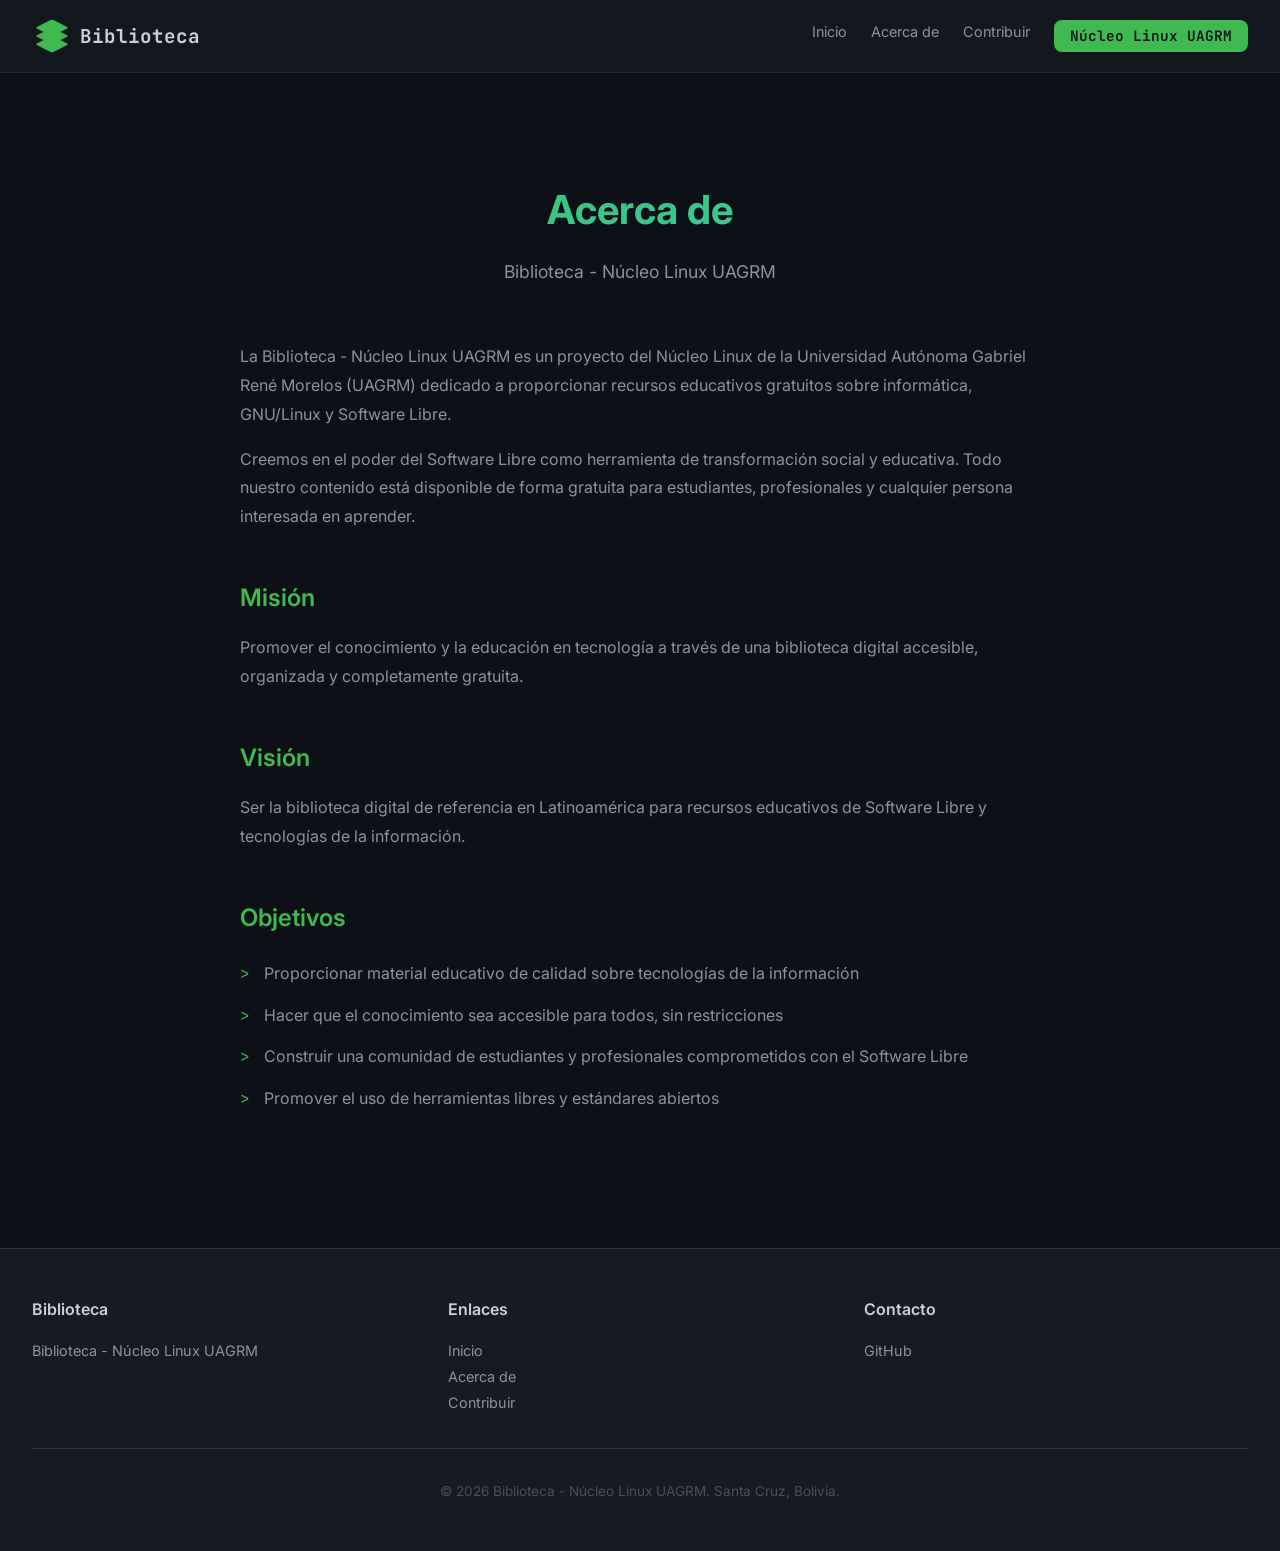
<file: about.html>
<!DOCTYPE html>
<html lang="es">
<head>
    <meta charset="UTF-8">
    <meta name="viewport" content="width=device-width, initial-scale=1.0, viewport-fit=cover">
    <meta name="description" content="Biblioteca - Núcleo Linux UAGRM">
    <link rel="canonical" href="https://biblioteca.nluagrm.org/about.html">
    <title>Acerca de | Biblioteca</title>
    <link rel="stylesheet" href="/css/styles.css?v=1788095445">
    <link rel="preconnect" href="https://fonts.googleapis.com">
    <link rel="preconnect" href="https://fonts.gstatic.com" crossorigin>
	<link rel="icon" href="img/logo.svg">
    <link href="https://fonts.googleapis.com/css2?family=Inter:wght@400;500;600;700&family=JetBrains+Mono:wght@400;500;700&display=swap" rel="stylesheet">
</head>
<body>
    <header class="header">
        <div class="header-content">
            <a href="/" class="logo">
                <svg class="logo-icon" viewBox="0 0 24 24">
					<path
						d="M 11.105573,2.4472136 2.8944272,6.5527864 a 0.5,0.5 90 0 0 0,0.8944272 l 8.2111458,4.1055724 a 2,2 0 0 0 1.788854,0 l 8.211146,-4.1055724 a 0.5,0.5 90 0 0 0,-0.8944272 L 12.894427,2.4472136 a 2,2 0 0 0 -1.788854,0 z M 2.8944272,17.447214 11.105573,21.552786 a 2,2 0 0 0 1.788854,0 l 8.211146,-4.105572 a 0.5,0.5 90 0 0 0,-0.894428 l -8.211146,-4.105572 a 2,2 0 0 0 -1.788854,0 l -8.2111458,4.105572 a 0.5,0.5 90 0 0 0,0.894428 z m 0,-5 8.2111458,4.105572 a 2,2 0 0 0 1.788854,0 l 8.211146,-4.105572 a 0.5,0.5 90 0 0 0,-0.894428 L 12.894427,7.4472136 a 2,2 0 0 0 -1.788854,0 L 2.8944272,11.552786 a 0.5,0.5 90 0 0 0,0.894428 z"
					/>
				</svg>
                <span class="logo-text">Biblioteca</span>
            </a>
            <button class="menu-toggle" aria-label="Abrir menú" onclick="toggleMenu()">
                <svg viewBox="0 0 24 24">
                    <line x1="3" y1="6" x2="21" y2="6"/>
                    <line x1="3" y1="12" x2="21" y2="12"/>
                    <line x1="3" y1="18" x2="21" y2="18"/>
                </svg>
            </button>
            <nav class="nav" id="nav-menu">
                <a href="/">Inicio</a>
                <a href="/about.html">Acerca de</a>
                <a href="/contribuir.html">Contribuir</a>
                <a href="https://nluagrm.org" target="_blank" class="btn-nav-external">Núcleo Linux UAGRM</a>            </nav>
            <div class="nav-overlay" id="nav-overlay" onclick="closeMenu()"></div>
        </div>
    </header>

    <main class="container">
        <section class="hero">
            <h1>Acerca de</h1>
            <p>Biblioteca - Núcleo Linux UAGRM</p>
        </section>

        <section class="about-content">
            <div class="about-section">
                <p>La Biblioteca - Núcleo Linux UAGRM es un proyecto del Núcleo Linux de la Universidad Autónoma Gabriel René Morelos (UAGRM) dedicado a proporcionar recursos educativos gratuitos sobre informática, GNU/Linux y Software Libre.</p>
<p>Creemos en el poder del Software Libre como herramienta de transformación social y educativa. Todo nuestro contenido está disponible de forma gratuita para estudiantes, profesionales y cualquier persona interesada en aprender.</p>
            </div>

            <div class="about-section">
                <h2>Misión</h2>
                <p>Promover el conocimiento y la educación en tecnología a través de una biblioteca digital accesible, organizada y completamente gratuita.</p>
            </div>

            <div class="about-section">
                <h2>Visión</h2>
                <p>Ser la biblioteca digital de referencia en Latinoamérica para recursos educativos de Software Libre y tecnologías de la información.</p>
            </div>

            <div class="about-section">
                <h2>Objetivos</h2>
                <ul>
<li>Proporcionar material educativo de calidad sobre tecnologías de la información</li>
<li>Hacer que el conocimiento sea accesible para todos, sin restricciones</li>
<li>Construir una comunidad de estudiantes y profesionales comprometidos con el Software Libre</li>
<li>Promover el uso de herramientas libres y estándares abiertos</li>                </ul>
            </div>
        </section>
    </main>

    <footer class="footer">
        <div class="footer-content">
            <div class="footer-section">
                <h3>Biblioteca</h3>
                <p>Biblioteca - Núcleo Linux UAGRM</p>
            </div>
            <div class="footer-section">
                <h3>Enlaces</h3>
                <a href="/">Inicio</a><br>
                <a href="/about.html">Acerca de</a><br>
                <a href="/contribuir.html">Contribuir</a><br>            </div>
            <div class="footer-section">
                <h3>Contacto</h3>

                <a href="https://github.com/nlbol" target="_blank">GitHub</a>
            </div>
        </div>
        <div class="footer-bottom">
            <p>&copy; 2026 Biblioteca - Núcleo Linux UAGRM. Santa Cruz, Bolivia.</p>
        </div>
    </footer>

    <script src="/js/app.js?v=1788095445" data-cfasync="false"></script>
</body>
</html>
</file>
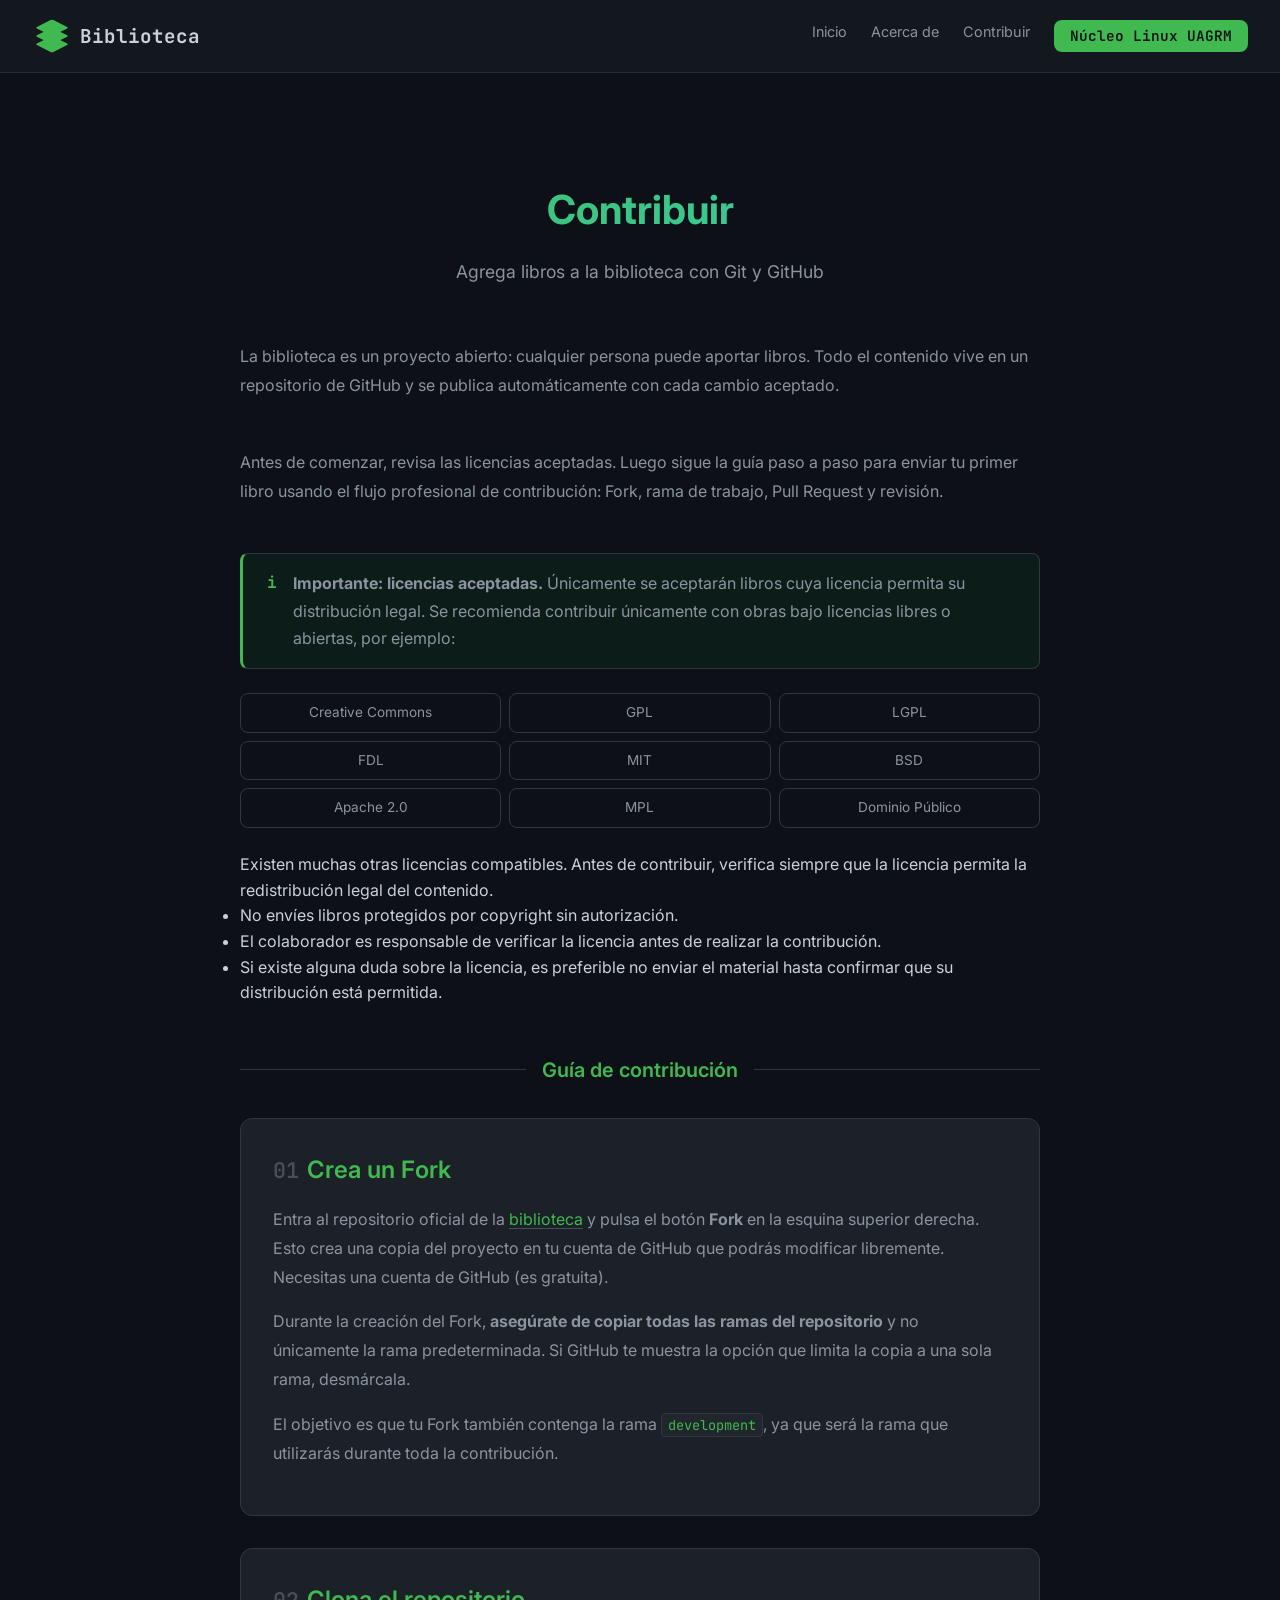
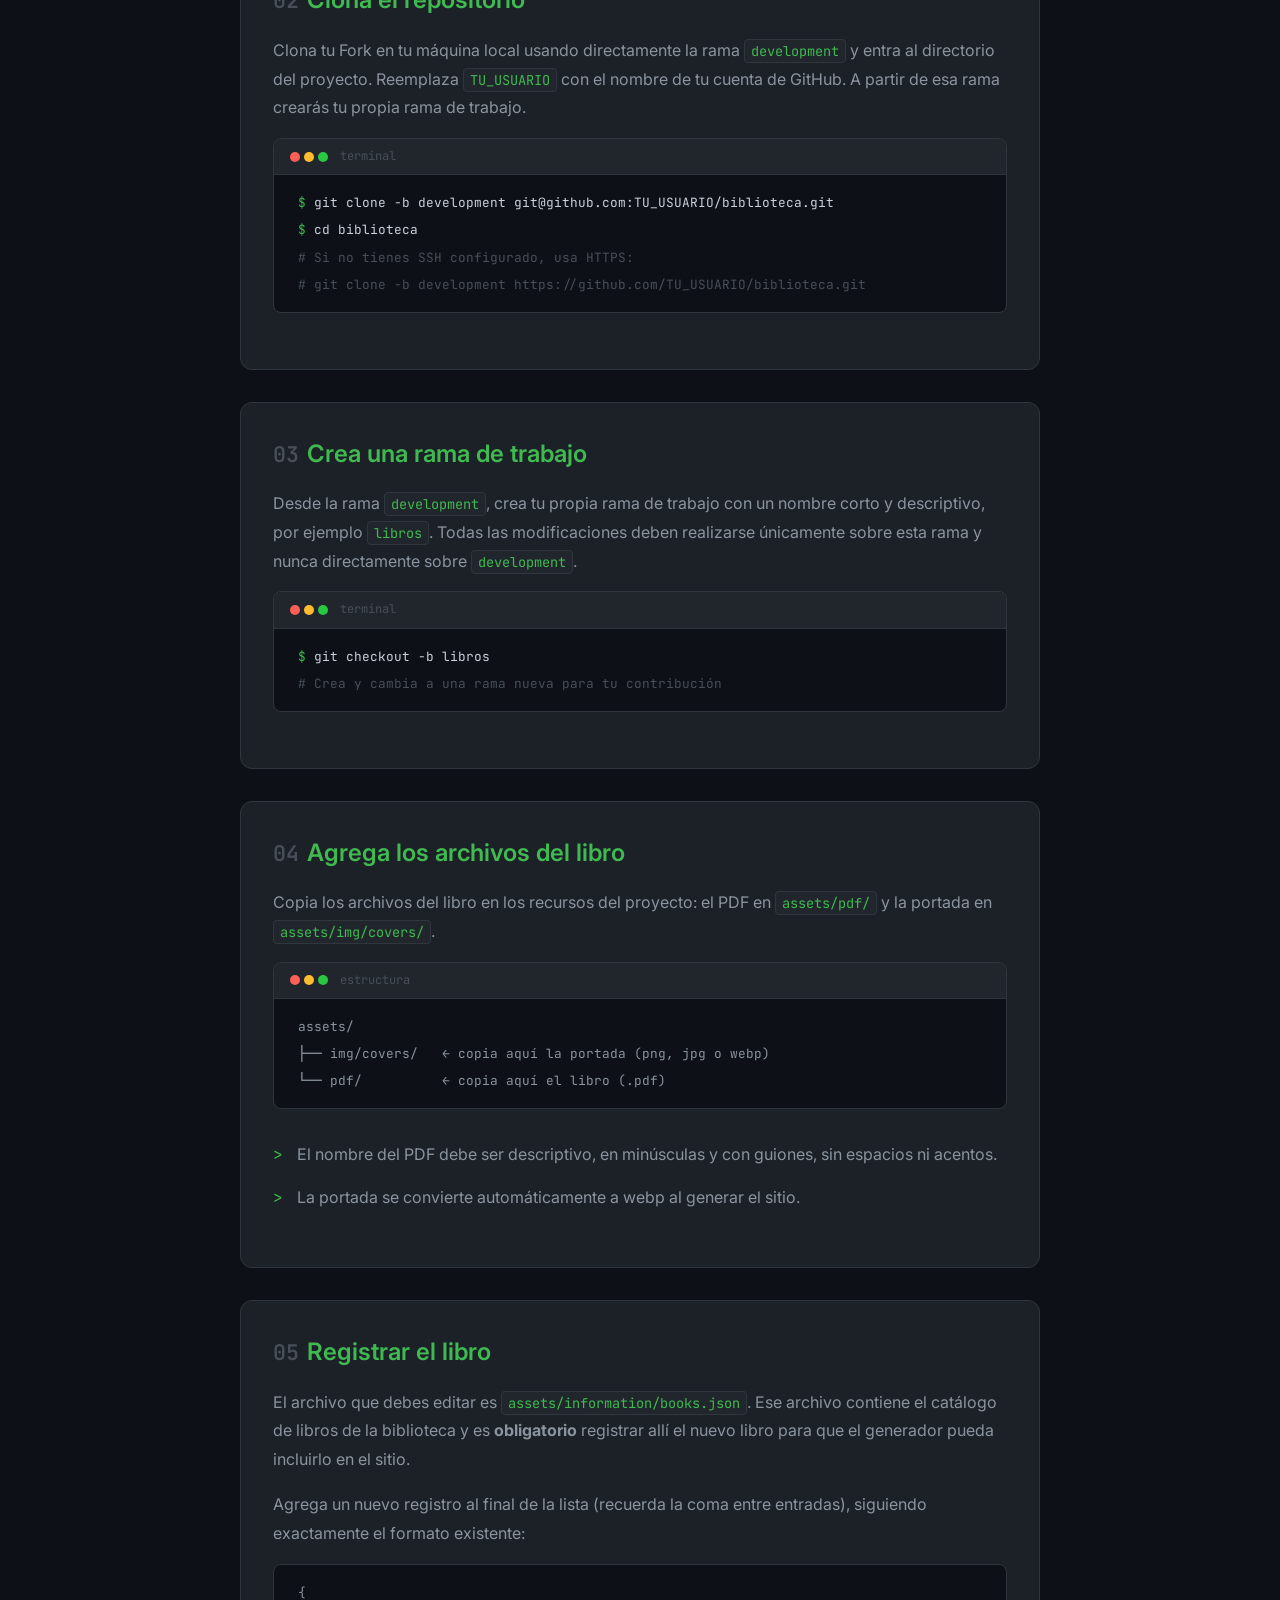
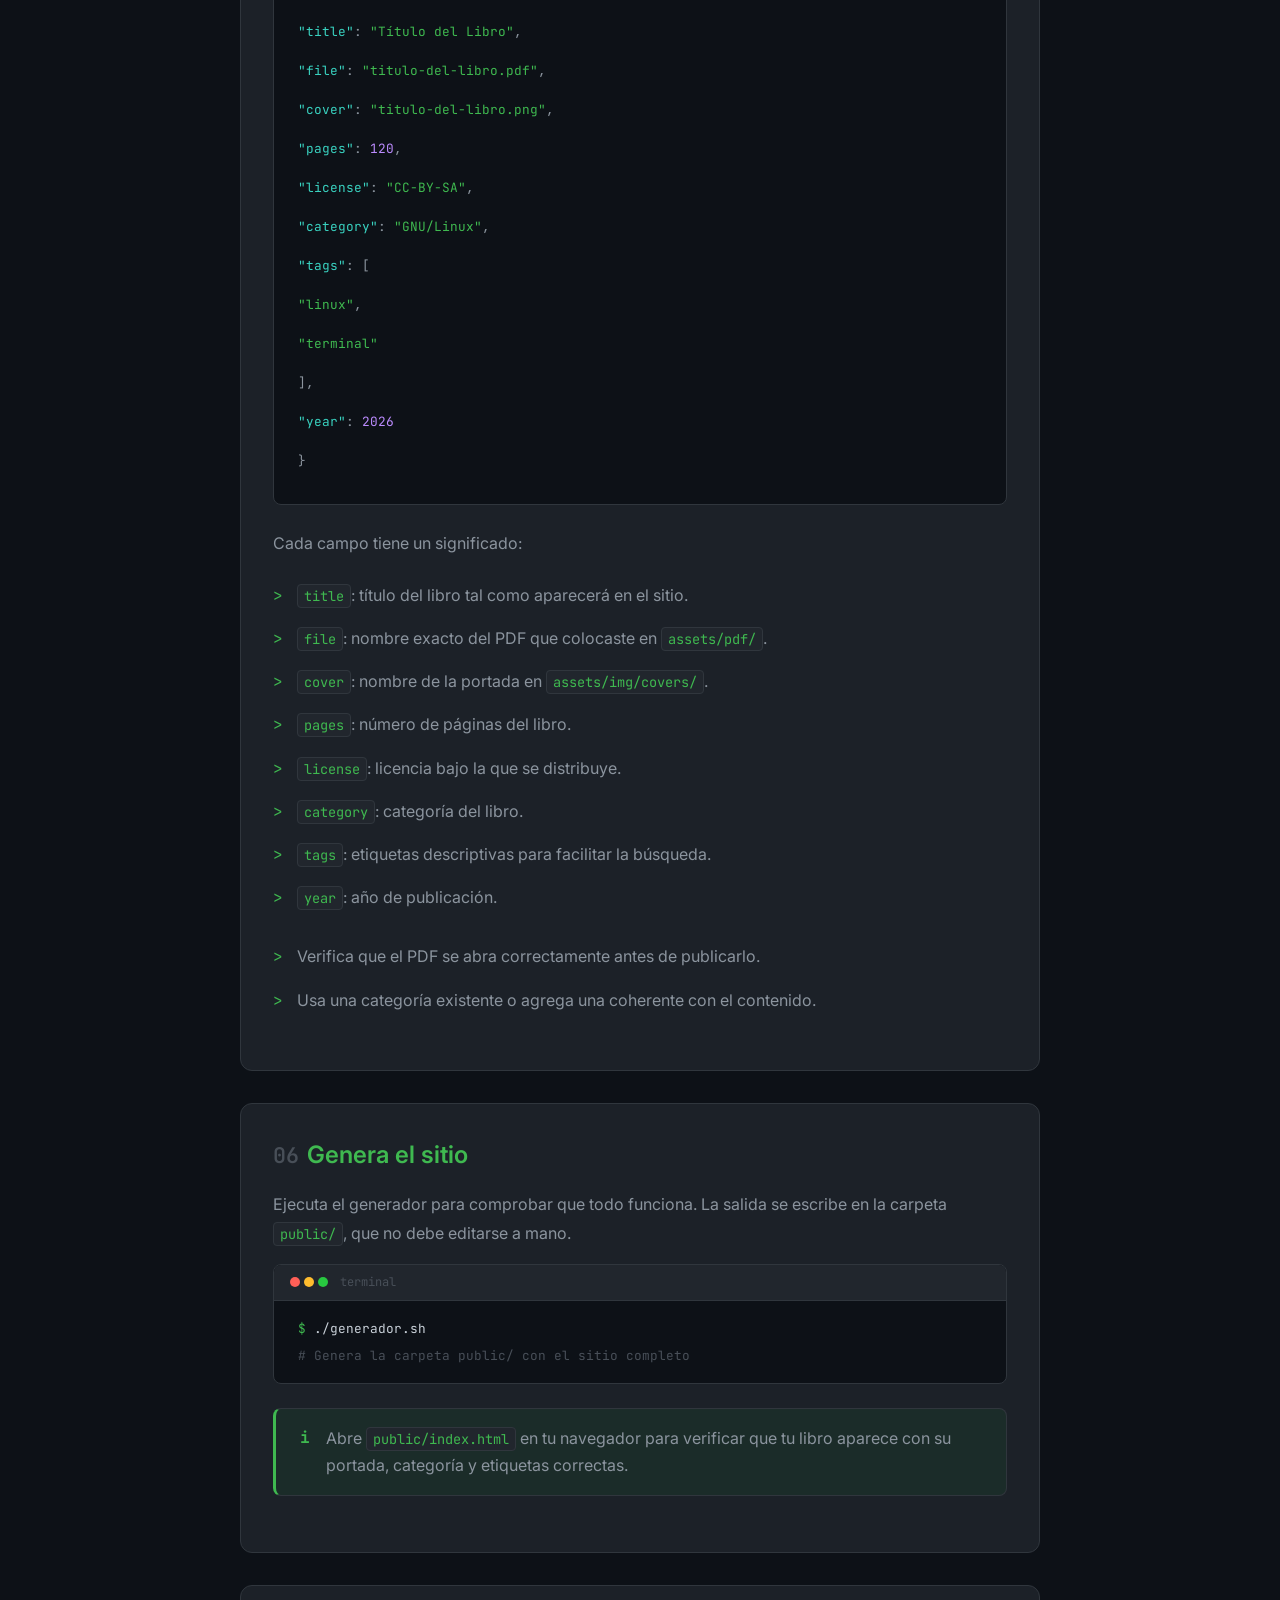
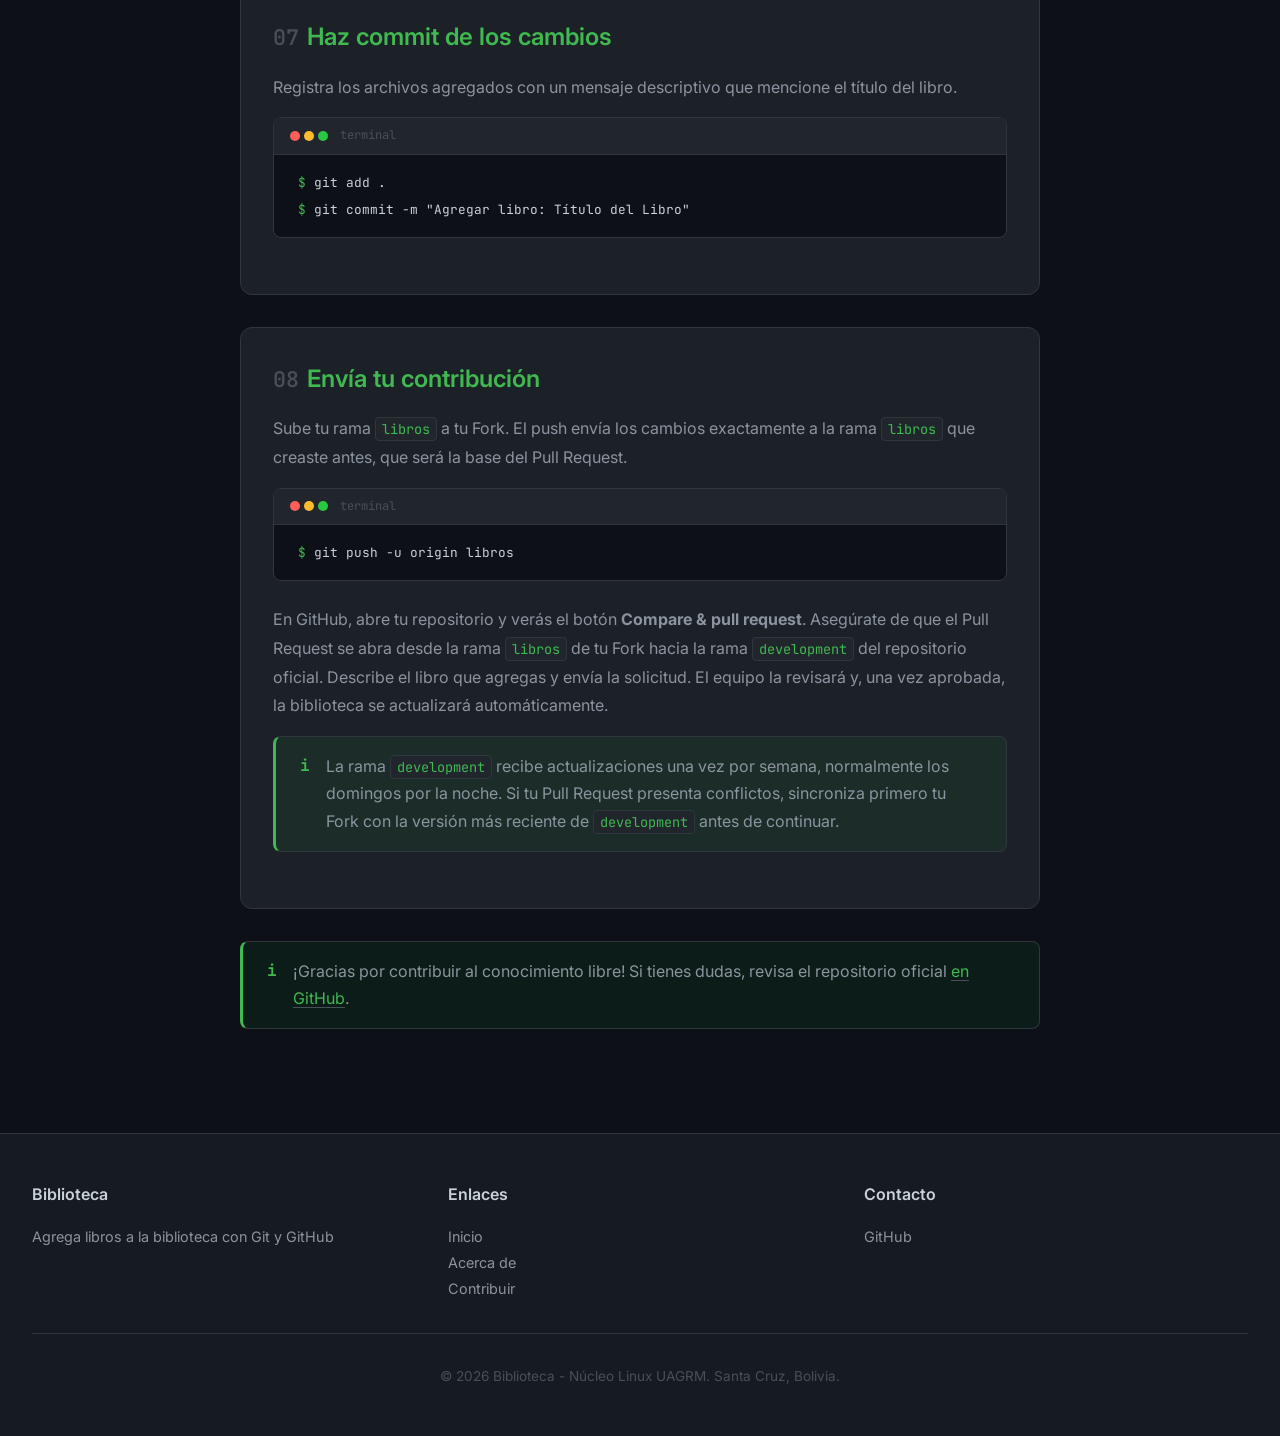
<file: contribuir.html>
<!DOCTYPE html>
<html lang="es">
<head>
    <meta charset="UTF-8">
    <meta name="viewport" content="width=device-width, initial-scale=1.0, viewport-fit=cover">
    <meta name="description" content="Agrega libros a la biblioteca con Git y GitHub">
    <link rel="canonical" href="https://biblioteca.nluagrm.org/contribuir.html">
    <title>Contribuir | Biblioteca</title>
    <link rel="stylesheet" href="/css/styles.css?v=1788095445">
    <link rel="preconnect" href="https://fonts.googleapis.com">
    <link rel="preconnect" href="https://fonts.gstatic.com" crossorigin>
    <link href="https://fonts.googleapis.com/css2?family=Inter:wght@400;500;600;700&family=JetBrains+Mono:wght@400;500;700&display=swap" rel="stylesheet">
</head>
<body>
    <header class="header">
        <div class="header-content">
            <a href="/" class="logo">
                <svg class="logo-icon" viewBox="0 0 24 24">
					<path
						d="M 11.105573,2.4472136 2.8944272,6.5527864 a 0.5,0.5 90 0 0 0,0.8944272 l 8.2111458,4.1055724 a 2,2 0 0 0 1.788854,0 l 8.211146,-4.1055724 a 0.5,0.5 90 0 0 0,-0.8944272 L 12.894427,2.4472136 a 2,2 0 0 0 -1.788854,0 z M 2.8944272,17.447214 11.105573,21.552786 a 2,2 0 0 0 1.788854,0 l 8.211146,-4.105572 a 0.5,0.5 90 0 0 0,-0.894428 l -8.211146,-4.105572 a 2,2 0 0 0 -1.788854,0 l -8.2111458,4.105572 a 0.5,0.5 90 0 0 0,0.894428 z m 0,-5 8.2111458,4.105572 a 2,2 0 0 0 1.788854,0 l 8.211146,-4.105572 a 0.5,0.5 90 0 0 0,-0.894428 L 12.894427,7.4472136 a 2,2 0 0 0 -1.788854,0 L 2.8944272,11.552786 a 0.5,0.5 90 0 0 0,0.894428 z"
					/>
				</svg>
                <span class="logo-text">Biblioteca</span>
            </a>
            <button class="menu-toggle" aria-label="Abrir menú" onclick="toggleMenu()">
                <svg viewBox="0 0 24 24">
                    <line x1="3" y1="6" x2="21" y2="6"/>
                    <line x1="3" y1="12" x2="21" y2="12"/>
                    <line x1="3" y1="18" x2="21" y2="18"/>
                </svg>
            </button>
            <nav class="nav" id="nav-menu">
                <a href="/">Inicio</a>
                <a href="/about.html">Acerca de</a>
                <a href="/contribuir.html">Contribuir</a>
                <a href="https://nluagrm.org" target="_blank" class="btn-nav-external">Núcleo Linux UAGRM</a>            </nav>
            <div class="nav-overlay" id="nav-overlay" onclick="closeMenu()"></div>
        </div>
    </header>

    <main class="container">
        <section class="hero">
            <h1>Contribuir</h1>
            <p>Agrega libros a la biblioteca con Git y GitHub</p>
        </section>

        <section class="contrib-content">
        <p class="contrib-intro">La biblioteca es un proyecto abierto: cualquier persona puede aportar libros. Todo el contenido vive en un repositorio de GitHub y se publica automáticamente con cada cambio aceptado.</p>
        <p class="contrib-intro">Antes de comenzar, revisa las licencias aceptadas. Luego sigue la guía paso a paso para enviar tu primer libro usando el flujo profesional de contribución: Fork, rama de trabajo, Pull Request y revisión.</p>
        <div class="info-box">
            <span class="info-icon">i</span>
            <p><strong>Importante: licencias aceptadas.</strong> Únicamente se aceptarán libros cuya licencia permita su distribución legal. Se recomienda contribuir únicamente con obras bajo licencias libres o abiertas, por ejemplo:</p>
        </div>
        <div class="license-grid">
            <span class="license-item">Creative Commons</span>
            <span class="license-item">GPL</span>
            <span class="license-item">LGPL</span>
            <span class="license-item">FDL</span>
            <span class="license-item">MIT</span>
            <span class="license-item">BSD</span>
            <span class="license-item">Apache 2.0</span>
            <span class="license-item">MPL</span>
            <span class="license-item">Dominio Público</span>
        </div>
        <p>Existen muchas otras licencias compatibles. Antes de contribuir, verifica siempre que la licencia permita la redistribución legal del contenido.</p>
        <ul>
            <li>No envíes libros protegidos por copyright sin autorización.</li>
            <li>El colaborador es responsable de verificar la licencia antes de realizar la contribución.</li>
            <li>Si existe alguna duda sobre la licencia, es preferible no enviar el material hasta confirmar que su distribución está permitida.</li>
        </ul>
        <div class="steps-divider">
            <span>Guía de contribución</span>
        </div>
        <div class="step-card">
            <h2><span class="step-num">01</span>Crea un Fork</h2>
        <p>Entra al repositorio oficial de la <a href="https://github.com/nlbol/biblioteca" target="_blank" rel="noopener">biblioteca</a> y pulsa el botón <strong>Fork</strong> en la esquina superior derecha. Esto crea una copia del proyecto en tu cuenta de GitHub que podrás modificar libremente. Necesitas una cuenta de GitHub (es gratuita).</p>
        <p>Durante la creación del Fork, <strong>asegúrate de copiar todas las ramas del repositorio</strong> y no únicamente la rama predeterminada. Si GitHub te muestra la opción que limita la copia a una sola rama, desmárcala.</p>
        <p>El objetivo es que tu Fork también contenga la rama <code>development</code>, ya que será la rama que utilizarás durante toda la contribución.</p>
        </div>
        <div class="step-card">
            <h2><span class="step-num">02</span>Clona el repositorio</h2>
        <p>Clona tu Fork en tu máquina local usando directamente la rama <code>development</code> y entra al directorio del proyecto. Reemplaza <code>TU_USUARIO</code> con el nombre de tu cuenta de GitHub. A partir de esa rama crearás tu propia rama de trabajo.</p>
<div class="terminal">
    <div class="terminal-header">
        <span class="terminal-dot red"></span>
        <span class="terminal-dot yellow"></span>
        <span class="terminal-dot green"></span>
        <span class="terminal-title">terminal</span>
    </div>
    <div class="terminal-body">
        <p><span class="prompt">$</span> <span class="cmd">git clone -b development git@github.com:TU_USUARIO/biblioteca.git</span></p>
        <p><span class="prompt">$</span> <span class="cmd">cd biblioteca</span></p>
        <p class="comment"># Si no tienes SSH configurado, usa HTTPS:</p>
        <p class="comment"># git clone -b development https://github.com/TU_USUARIO/biblioteca.git</p>
    </div>
</div>
        </div>
        <div class="step-card">
            <h2><span class="step-num">03</span>Crea una rama de trabajo</h2>
        <p>Desde la rama <code>development</code>, crea tu propia rama de trabajo con un nombre corto y descriptivo, por ejemplo <code>libros</code>. Todas las modificaciones deben realizarse únicamente sobre esta rama y nunca directamente sobre <code>development</code>.</p>
<div class="terminal">
    <div class="terminal-header">
        <span class="terminal-dot red"></span>
        <span class="terminal-dot yellow"></span>
        <span class="terminal-dot green"></span>
        <span class="terminal-title">terminal</span>
    </div>
    <div class="terminal-body">
        <p><span class="prompt">$</span> <span class="cmd">git checkout -b libros</span></p>
        <p class="comment"># Crea y cambia a una rama nueva para tu contribución</p>
    </div>
</div>
        </div>
        <div class="step-card">
            <h2><span class="step-num">04</span>Agrega los archivos del libro</h2>
        <p>Copia los archivos del libro en los recursos del proyecto: el PDF en <code>assets/pdf/</code> y la portada en <code>assets/img/covers/</code>.</p>
<div class="terminal">
    <div class="terminal-header">
        <span class="terminal-dot red"></span>
        <span class="terminal-dot yellow"></span>
        <span class="terminal-dot green"></span>
        <span class="terminal-title">estructura</span>
    </div>
    <div class="terminal-body">
        <p>assets/</p>
        <p>├── img/covers/   ← copia aquí la portada (png, jpg o webp)</p>
        <p>└── pdf/          ← copia aquí el libro (.pdf)</p>
    </div>
</div>
        <ul>
            <li>El nombre del PDF debe ser descriptivo, en minúsculas y con guiones, sin espacios ni acentos.</li>
            <li>La portada se convierte automáticamente a webp al generar el sitio.</li>
        </ul>
        </div>
        <div class="step-card">
            <h2><span class="step-num">05</span>Registrar el libro</h2>
        <p>El archivo que debes editar es <code>assets/information/books.json</code>. Ese archivo contiene el catálogo de libros de la biblioteca y es <strong>obligatorio</strong> registrar allí el nuevo libro para que el generador pueda incluirlo en el sitio.</p>
        <p>Agrega un nuevo registro al final de la lista (recuerda la coma entre entradas), siguiendo exactamente el formato existente:</p>
<div class="json-block">
    <p>{</p>
    <p>    <span class="key">"title"</span>: <span class="str">&quot;Título del Libro&quot;</span>,</p>
    <p>    <span class="key">"file"</span>: <span class="str">&quot;titulo-del-libro.pdf&quot;</span>,</p>
    <p>    <span class="key">"cover"</span>: <span class="str">&quot;titulo-del-libro.png&quot;</span>,</p>
    <p>    <span class="key">"pages"</span>: <span class="num">120</span>,</p>
    <p>    <span class="key">"license"</span>: <span class="str">&quot;CC-BY-SA&quot;</span>,</p>
    <p>    <span class="key">"category"</span>: <span class="str">&quot;GNU/Linux&quot;</span>,</p>
    <p>    <span class="key">"tags"</span>: [</p>
    <p>        <span class="str">&quot;linux&quot;</span>,</p>
    <p>        <span class="str">&quot;terminal&quot;</span></p>
    <p>    ],</p>
    <p>    <span class="key">"year"</span>: <span class="num">2026</span></p>
    <p>}</p>
</div>
        <p>Cada campo tiene un significado:</p>
        <ul>
            <li><code>title</code>: título del libro tal como aparecerá en el sitio.</li>
            <li><code>file</code>: nombre exacto del PDF que colocaste en <code>assets/pdf/</code>.</li>
            <li><code>cover</code>: nombre de la portada en <code>assets/img/covers/</code>.</li>
            <li><code>pages</code>: número de páginas del libro.</li>
            <li><code>license</code>: licencia bajo la que se distribuye.</li>
            <li><code>category</code>: categoría del libro.</li>
            <li><code>tags</code>: etiquetas descriptivas para facilitar la búsqueda.</li>
            <li><code>year</code>: año de publicación.</li>
        </ul>
        <ul>
            <li>Verifica que el PDF se abra correctamente antes de publicarlo.</li>
            <li>Usa una categoría existente o agrega una coherente con el contenido.</li>
        </ul>
        </div>
        <div class="step-card">
            <h2><span class="step-num">06</span>Genera el sitio</h2>
        <p>Ejecuta el generador para comprobar que todo funciona. La salida se escribe en la carpeta <code>public/</code>, que no debe editarse a mano.</p>
<div class="terminal">
    <div class="terminal-header">
        <span class="terminal-dot red"></span>
        <span class="terminal-dot yellow"></span>
        <span class="terminal-dot green"></span>
        <span class="terminal-title">terminal</span>
    </div>
    <div class="terminal-body">
        <p><span class="prompt">$</span> <span class="cmd">./generador.sh</span></p>
        <p class="comment"># Genera la carpeta public/ con el sitio completo</p>
    </div>
</div>
        <div class="info-box">
            <span class="info-icon">i</span>
            <p>Abre <code>public/index.html</code> en tu navegador para verificar que tu libro aparece con su portada, categoría y etiquetas correctas.</p>
        </div>
        </div>
        <div class="step-card">
            <h2><span class="step-num">07</span>Haz commit de los cambios</h2>
        <p>Registra los archivos agregados con un mensaje descriptivo que mencione el título del libro.</p>
<div class="terminal">
    <div class="terminal-header">
        <span class="terminal-dot red"></span>
        <span class="terminal-dot yellow"></span>
        <span class="terminal-dot green"></span>
        <span class="terminal-title">terminal</span>
    </div>
    <div class="terminal-body">
        <p><span class="prompt">$</span> <span class="cmd">git add .</span></p>
        <p><span class="prompt">$</span> <span class="cmd">git commit -m "Agregar libro: Título del Libro"</span></p>
    </div>
</div>
        </div>
        <div class="step-card">
            <h2><span class="step-num">08</span>Envía tu contribución</h2>
        <p>Sube tu rama <code>libros</code> a tu Fork. El push envía los cambios exactamente a la rama <code>libros</code> que creaste antes, que será la base del Pull Request.</p>
<div class="terminal">
    <div class="terminal-header">
        <span class="terminal-dot red"></span>
        <span class="terminal-dot yellow"></span>
        <span class="terminal-dot green"></span>
        <span class="terminal-title">terminal</span>
    </div>
    <div class="terminal-body">
        <p><span class="prompt">$</span> <span class="cmd">git push -u origin libros</span></p>
    </div>
</div>
        <p>En GitHub, abre tu repositorio y verás el botón <strong>Compare &amp; pull request</strong>. Asegúrate de que el Pull Request se abra desde la rama <code>libros</code> de tu Fork hacia la rama <code>development</code> del repositorio oficial. Describe el libro que agregas y envía la solicitud. El equipo la revisará y, una vez aprobada, la biblioteca se actualizará automáticamente.</p>
        <div class="info-box">
            <span class="info-icon">i</span>
            <p>La rama <code>development</code> recibe actualizaciones una vez por semana, normalmente los domingos por la noche. Si tu Pull Request presenta conflictos, sincroniza primero tu Fork con la versión más reciente de <code>development</code> antes de continuar.</p>
        </div>
        </div>
        <div class="info-box">
            <span class="info-icon">i</span>
            <p>¡Gracias por contribuir al conocimiento libre! Si tienes dudas, revisa el repositorio oficial <a href="https://github.com/nlbol" target="_blank" rel="noopener">en GitHub</a>.</p>
        </div>
        </section>
    </main>

    <footer class="footer">
        <div class="footer-content">
            <div class="footer-section">
                <h3>Biblioteca</h3>
                <p>Agrega libros a la biblioteca con Git y GitHub</p>
            </div>
            <div class="footer-section">
                <h3>Enlaces</h3>
                <a href="/">Inicio</a><br>
                <a href="/about.html">Acerca de</a><br>
                <a href="/contribuir.html">Contribuir</a><br>            </div>
            <div class="footer-section">
                <h3>Contacto</h3>

                <a href="https://github.com/nlbol" target="_blank">GitHub</a>
            </div>
        </div>
        <div class="footer-bottom">
            <p>&copy; 2026 Biblioteca - Núcleo Linux UAGRM. Santa Cruz, Bolivia.</p>
        </div>
    </footer>

    <script src="/js/app.js?v=1788095445" data-cfasync="false"></script>
</body>
</html>
</file>
<file: css/styles.css>
/*===============================================================================
 * Biblioteca - Núcleo Linux UAGRM
 * CSS Principal - Tema Oscuro con Estética Hacker/Linux
 *===============================================================================*/

:root {
    /* Colores del tema */
    --bg-primary: #0d1117;
    --bg-secondary: #161b22;
    --bg-tertiary: #21262d;
    --bg-card: #1c2128;
    --text-primary: #c9d1d9;
    --text-secondary: #8b949e;
    --text-muted: #484f58;
    --accent-green: #3fb950;
    --accent-blue: #58a6ff;
    --accent-red: #f85149;
    --accent-cyan: #39d2c0;
    --accent-purple: #bc8cff;
    --border-color: #30363d;
    --border-hover: #484f58;
    --shadow-sm: 0 2px 4px rgba(0, 0, 0, 0.3);
    --shadow-md: 0 4px 12px rgba(0, 0, 0, 0.4);
    --shadow-lg: 0 8px 24px rgba(0, 0, 0, 0.5);
    --shadow-glow-green: 0 0 20px rgba(63, 185, 80, 0.2);
    --shadow-glow-blue: 0 0 20px rgba(88, 166, 255, 0.2);
    --glass-bg: rgba(22, 27, 34, 0.8);
    --glass-border: rgba(255, 255, 255, 0.08);
    --glass-blur: blur(10px);
    
    /* Espaciado */
    --spacing-xs: 0.25rem;
    --spacing-sm: 0.5rem;
    --spacing-md: 1rem;
    --spacing-lg: 1.5rem;
    --spacing-xl: 2rem;
    --spacing-2xl: 3rem;
    
    /* Border radius */
    --radius-sm: 4px;
    --radius-md: 8px;
    --radius-lg: 12px;
    --radius-xl: 16px;
    
    /* Transiciones */
    --transition-fast: 150ms ease;
    --transition-normal: 250ms ease;
    --transition-slow: 350ms ease;
    
    /* Tipografía */
    --font-mono: 'JetBrains Mono', 'Fira Code', 'Consolas', monospace;
    --font-sans: 'Inter', -apple-system, BlinkMacSystemFont, 'Segoe UI', Roboto, sans-serif;
}

/* Reset */
*, *::before, *::after {
    box-sizing: border-box;
    margin: 0;
    padding: 0;
}

html {
    scroll-behavior: smooth;
}

body {
    font-family: var(--font-sans);
    background: var(--bg-primary);
    color: var(--text-primary);
    line-height: 1.6;
    min-height: 100vh;
    overflow-x: clip;
}

/* Header */
.header {
    background: var(--glass-bg);
    -webkit-backdrop-filter: var(--glass-blur);
    backdrop-filter: var(--glass-blur);
    border-bottom: 1px solid var(--glass-border);
    padding: var(--spacing-md) var(--spacing-xl);
    padding-top: calc(var(--spacing-md) + env(safe-area-inset-top, 0px));
    position: sticky;
    top: 0;
    z-index: 1000;
    width: 100%;
    box-sizing: border-box;
}

.header-content {
    max-width: 1400px;
    margin: 0 auto;
    display: flex;
    justify-content: space-between;
    align-items: center;
}

.logo {
    display: flex;
    align-items: center;
    gap: var(--spacing-sm);
    text-decoration: none;
    color: var(--text-primary);
}

.logo-icon {
    width: 40px;
    height: 40px;
    fill: var(--accent-green);
}

.logo-text {
    font-family: var(--font-mono);
    font-size: 1.2rem;
    font-weight: 700;
}

/* Navegación */
.nav {
    display: flex;
    gap: var(--spacing-lg);
}

.nav a {
    color: var(--text-secondary);
    text-decoration: none;
    font-size: 0.9rem;
    transition: color var(--transition-fast);
}

.nav a:hover {
    color: var(--accent-green);
}

.btn-nav-external {
    display: inline-flex;
    align-items: center;
    gap: var(--spacing-xs);
    padding: var(--spacing-xs) var(--spacing-md);
    background: var(--accent-green);
    color: var(--bg-primary) !important;
    border-radius: var(--radius-md);
    font-family: var(--font-mono);
    font-size: 0.85rem;
    font-weight: 600;
    text-decoration: none;
    transition: all var(--transition-fast);
}

.btn-nav-external:hover {
    background: var(--accent-cyan);
    box-shadow: var(--shadow-glow-green);
}

/* Hamburger menu toggle */
.menu-toggle {
    display: none;
    align-items: center;
    justify-content: center;
    width: 40px;
    height: 40px;
    background: transparent;
    border: 1px solid var(--border-color);
    border-radius: var(--radius-md);
    cursor: pointer;
    z-index: 2002;
    transition: border-color var(--transition-fast);
    flex-shrink: 0;
}

.menu-toggle:hover {
    border-color: var(--accent-green);
}

.menu-toggle svg {
    width: 24px;
    height: 24px;
    stroke: var(--text-primary);
    fill: none;
    stroke-width: 2;
    stroke-linecap: round;
    stroke-linejoin: round;
    display: block;
}

/* Nav overlay */
.nav-overlay {
    display: none;
}

/* Contenedor principal */
.container {
    max-width: 1400px;
    margin: 0 auto;
    padding: var(--spacing-xl);
}

/* Hero Section */
.hero {
    text-align: center;
    padding: var(--spacing-xl) 0;
    margin-bottom: var(--spacing-lg);
}

.hero h1 {
    font-size: 2.5rem;
    font-weight: 700;
    margin-bottom: var(--spacing-md);
    background: linear-gradient(135deg, var(--accent-green), var(--accent-cyan));
    -webkit-background-clip: text;
    -webkit-text-fill-color: transparent;
    background-clip: text;
}

.hero p {
    font-size: 1.1rem;
    color: var(--text-secondary);
    max-width: 600px;
    margin: 0 auto;
}

/* Botones */
.btn {
    display: inline-flex;
    align-items: center;
    gap: var(--spacing-sm);
    padding: var(--spacing-sm) var(--spacing-lg);
    border-radius: var(--radius-md);
    font-family: var(--font-mono);
    font-size: 0.9rem;
    font-weight: 500;
    text-decoration: none;
    cursor: pointer;
    transition: all var(--transition-fast);
    border: none;
}

.btn-primary {
    background: var(--accent-green);
    color: var(--bg-primary);
}

.btn-primary:hover {
    background: var(--accent-cyan);
    box-shadow: var(--shadow-glow-green);
}

.btn-secondary {
    background: transparent;
    color: var(--accent-green);
    border: 1px solid var(--accent-green);
}

.btn-secondary:hover {
    background: rgba(0, 255, 65, 0.1);
}

/* Buscador */
.search-container {
    max-width: 600px;
    margin: 0 auto var(--spacing-2xl);
}

.search-box {
    position: relative;
}

.search-input {
    width: 100%;
    padding: var(--spacing-md) var(--spacing-lg);
    padding-left: 3rem;
    background: var(--bg-secondary);
    border: 1px solid var(--border-color);
    border-radius: var(--radius-lg);
    color: var(--text-primary);
    font-size: 1rem;
    transition: all var(--transition-fast);
}

.search-input:focus {
    outline: none;
    border-color: var(--accent-green);
    box-shadow: var(--shadow-glow-green);
}

.search-icon {
    position: absolute;
    left: var(--spacing-md);
    top: 50%;
    transform: translateY(-50%);
    width: 20px;
    height: 20px;
    fill: var(--text-muted);
}

/* Grid de Libros */
.books-grid {
    display: grid;
    grid-template-columns: repeat(auto-fill, minmax(280px, 1fr));
    gap: var(--spacing-xl);
    margin-top: var(--spacing-xl);
}

/* Card de Libro */
.book-card {
    background: var(--bg-card);
    border: 1px solid var(--border-color);
    border-radius: var(--radius-lg);
    overflow: hidden;
    transition: border-color var(--transition-normal), box-shadow var(--transition-normal);
    display: flex;
    flex-direction: column;
    will-change: transform;
    contain: paint;
}

.book-card:hover {
    transform: translateY(-4px);
    border-color: var(--accent-green);
    box-shadow: var(--shadow-glow-green);
}

@media (pointer: coarse) {
    .book-card:hover {
        transform: none;
        border-color: var(--border-color);
        box-shadow: none;
    }
}

.book-cover {
    width: 100%;
    aspect-ratio: 3/4;
    object-fit: cover;
    background: var(--bg-tertiary);
}

.book-info {
    padding: var(--spacing-lg);
    display: flex;
    flex-direction: column;
    flex: 1;
}

.book-category {
    display: inline-block;
    padding: var(--spacing-xs) var(--spacing-sm);
    background: rgba(0, 255, 65, 0.1);
    color: var(--accent-green);
    font-size: 0.75rem;
    font-family: var(--font-mono);
    border-radius: var(--radius-sm);
    margin-bottom: var(--spacing-sm);
    align-self: flex-start;
}

.book-title {
    font-size: 1.1rem;
    font-weight: 600;
    margin-bottom: var(--spacing-sm);
    color: var(--text-primary);
    display: -webkit-box;
    -webkit-line-clamp: 2;
    -webkit-box-orient: vertical;
    overflow: hidden;
    min-height: 3.3em;
}

.book-meta {
    display: flex;
    gap: var(--spacing-md);
    font-size: 0.85rem;
    color: var(--text-muted);
    margin-bottom: var(--spacing-md);
    min-height: 1.5em;
}

.book-actions {
    display: flex;
    gap: var(--spacing-sm);
    margin-top: auto;
}

.book-actions .btn {
    flex: 1;
    justify-content: center;
    padding: var(--spacing-sm);
    font-size: 0.85rem;
}

/* Footer */
.footer {
    background: var(--bg-secondary);
    border-top: 1px solid var(--border-color);
    padding: var(--spacing-2xl) var(--spacing-xl);
    margin-top: var(--spacing-2xl);
}

.footer-content {
    max-width: 1400px;
    margin: 0 auto;
    display: grid;
    grid-template-columns: repeat(auto-fit, minmax(250px, 1fr));
    gap: var(--spacing-xl);
}

.footer-section h3 {
    font-size: 1rem;
    font-weight: 600;
    margin-bottom: var(--spacing-md);
    color: var(--text-primary);
}

.footer-section p,
.footer-section a {
    color: var(--text-secondary);
    text-decoration: none;
    font-size: 0.9rem;
    line-height: 1.8;
}

.footer-section a:hover {
    color: var(--accent-green);
}

.footer-bottom {
    max-width: 1400px;
    margin: var(--spacing-xl) auto 0;
    padding-top: var(--spacing-xl);
    border-top: 1px solid var(--border-color);
    text-align: center;
    color: var(--text-muted);
    font-size: 0.85rem;
}

/* Responsive */
@media (max-width: 768px) {
    .header {
        position: fixed;
        top: 0;
        left: 0;
        right: 0;
    }
    
    .menu-toggle {
        display: flex;
    }
    
    .menu-toggle.active svg line:nth-child(1) {
        transform: rotate(45deg);
        transform-box: fill-box;
        transform-origin: center;
    }
    
    .menu-toggle.active svg line:nth-child(2) {
        opacity: 0;
    }
    
    .menu-toggle.active svg line:nth-child(3) {
        transform: rotate(-45deg);
        transform-box: fill-box;
        transform-origin: center;
    }
    
    .nav {
        position: fixed;
        top: 0;
        right: -300px;
        width: 280px;
        height: 100%;
        height: 100dvh;
        background: var(--bg-secondary);
        flex-direction: column;
        gap: 0;
        padding: var(--spacing-xl);
        padding-top: 5rem;
        z-index: 2001;
        transition: right 0.3s ease;
        box-shadow: var(--shadow-lg);
        overflow-y: auto;
        overflow-x: hidden;
    }
    
    .nav.active {
        right: 0;
    }
    
    .nav a {
        padding: var(--spacing-md) 0;
        border-bottom: 1px solid var(--border-color);
        font-size: 1rem;
    }
    
    .nav a:last-child {
        border-bottom: none;
    }
    
    .nav .btn-nav-external {
        margin-top: var(--spacing-md);
        border-bottom: none;
        text-align: center;
        justify-content: center;
    }
    
    .nav-overlay {
        display: none;
        position: fixed;
        top: 0;
        left: 0;
        width: 100%;
        height: 100%;
        height: 100dvh;
        background: rgba(0, 0, 0, 0.6);
        z-index: 2000;
        opacity: 0;
        transition: opacity 0.3s ease;
    }
    
    .nav-overlay.active {
        display: block;
        opacity: 1;
    }
    
    .header-content {
        flex-wrap: nowrap;
    }
    
    .hero h1 {
        font-size: 1.8rem;
    }
    
    .books-grid {
        grid-template-columns: repeat(auto-fill, minmax(240px, 1fr));
    }
    
    .book-actions {
        flex-direction: column;
    }
    
    .footer-content {
        grid-template-columns: 1fr;
        text-align: center;
    }
}

@media (max-width: 480px) {
    .container {
        padding: var(--spacing-md);
    }
    
    .books-grid {
        grid-template-columns: 1fr;
    }
    
    .hero h1 {
        font-size: 1.5rem;
    }
    
    .hero p {
        font-size: 0.95rem;
    }
    
    .search-input {
        font-size: 0.9rem;
        padding: var(--spacing-sm) var(--spacing-md);
        padding-left: 2.5rem;
    }
    
    .book-info {
        padding: var(--spacing-md);
    }
    
    .book-title {
        font-size: 1rem;
        -webkit-line-clamp: 2;
        min-height: 3em;
    }
    
    .footer {
        padding: var(--spacing-xl) var(--spacing-md);
    }
}

/* Animaciones */
@keyframes fadeIn {
    from { opacity: 0; transform: translateY(10px); }
    to { opacity: 1; transform: translateY(0); }
}

.book-card {
    animation: fadeIn 0.3s ease forwards;
}

/* Transiciones del buscador */
.books-grid {
    transition: opacity 0.2s ease;
}

.no-results {
    grid-column: 1 / -1;
    text-align: center;
    padding: var(--spacing-2xl);
    color: var(--text-muted);
    font-size: 1rem;
    animation: fadeIn 0.3s ease forwards;
}

/* Accesibilidad */
@media (prefers-reduced-motion: reduce) {
    * {
        animation: none !important;
        transition: none !important;
    }
}

/* Focus visible */
:focus-visible {
    outline: 2px solid var(--accent-green);
    outline-offset: 2px;
}

/* Scrollbar */
::-webkit-scrollbar {
    width: 8px;
}

::-webkit-scrollbar-track {
    background: var(--bg-secondary);
}

::-webkit-scrollbar-thumb {
    background: var(--border-color);
    border-radius: 4px;
}

::-webkit-scrollbar-thumb:hover {
    background: var(--accent-green);
}

/* About Page */
.about-content {
    max-width: 800px;
    margin: 0 auto;
}

.about-section {
    margin-bottom: var(--spacing-2xl);
}

.about-section h2 {
    font-size: 1.5rem;
    font-weight: 600;
    margin-bottom: var(--spacing-md);
    color: var(--accent-green);
}

.about-section p {
    color: var(--text-secondary);
    line-height: 1.8;
    margin-bottom: var(--spacing-md);
}

.about-section ul {
    list-style: none;
    padding: 0;
}

.about-section li {
    padding: var(--spacing-sm) 0;
    padding-left: var(--spacing-lg);
    position: relative;
    color: var(--text-secondary);
}

.about-section li::before {
    content: ">";
    position: absolute;
    left: 0;
    color: var(--accent-green);
    font-family: var(--font-mono);
}

/* Contribuir */
.contrib-content {
    max-width: 800px;
    margin: 0 auto;
}

.contrib-intro {
    color: var(--text-secondary);
    line-height: 1.8;
    margin-bottom: var(--spacing-2xl);
}

.step-card {
    background: var(--bg-card);
    border: 1px solid var(--border-color);
    border-radius: var(--radius-lg);
    padding: var(--spacing-xl);
    margin-bottom: var(--spacing-xl);
}

.step-card h2 {
    font-size: 1.5rem;
    font-weight: 600;
    margin-bottom: var(--spacing-md);
    color: var(--accent-green);
}

.step-card h2 .step-num {
    font-family: var(--font-mono);
    font-size: 0.9em;
    color: var(--text-muted);
    margin-right: var(--spacing-sm);
}

.step-card p {
    color: var(--text-secondary);
    line-height: 1.8;
    margin-bottom: var(--spacing-md);
}

.step-card ul {
    list-style: none;
    padding: 0;
    margin-bottom: var(--spacing-md);
}

.step-card li {
    padding: var(--spacing-sm) 0;
    padding-left: var(--spacing-lg);
    position: relative;
    color: var(--text-secondary);
    line-height: 1.7;
}

.step-card li::before {
    content: ">";
    position: absolute;
    left: 0;
    color: var(--accent-green);
    font-family: var(--font-mono);
}

.step-card code {
    background: var(--bg-tertiary);
    border: 1px solid var(--border-color);
    border-radius: var(--radius-sm);
    padding: 2px 6px;
    font-family: var(--font-mono);
    font-size: 0.85em;
    color: var(--accent-green);
}

.terminal {
    background: var(--bg-primary);
    border: 1px solid var(--border-color);
    border-radius: var(--radius-md);
    overflow: hidden;
    margin: var(--spacing-md) 0 var(--spacing-lg);
}

.terminal-header {
    display: flex;
    align-items: center;
    gap: var(--spacing-xs);
    padding: var(--spacing-sm) var(--spacing-md);
    background: var(--bg-tertiary);
    border-bottom: 1px solid var(--border-color);
}

.terminal-dot {
    width: 10px;
    height: 10px;
    border-radius: 50%;
    flex-shrink: 0;
}

.terminal-dot.red { background: #ff5f57; }
.terminal-dot.yellow { background: #febc2e; }
.terminal-dot.green { background: #28c840; }

.terminal-title {
    margin-left: var(--spacing-sm);
    font-size: 0.75rem;
    font-family: var(--font-mono);
    color: var(--text-muted);
}

.terminal-body {
    padding: var(--spacing-md) var(--spacing-lg);
    overflow-x: auto;
    font-family: var(--font-mono);
    font-size: 0.8rem;
    line-height: 1.9;
    color: var(--text-secondary);
}

.terminal-body p {
    margin: 0 0 var(--spacing-xs);
    white-space: pre-wrap;
    word-break: break-all;
}

.terminal-body p:last-child {
    margin-bottom: 0;
}

.terminal-body .prompt {
    color: var(--accent-green);
}

.terminal-body .cmd {
    color: var(--text-primary);
}

.terminal-body .comment {
    color: var(--text-muted);
}

.json-block {
    background: var(--bg-primary);
    border: 1px solid var(--border-color);
    border-radius: var(--radius-md);
    padding: var(--spacing-md) var(--spacing-lg);
    overflow-x: auto;
    font-family: var(--font-mono);
    font-size: 0.8rem;
    line-height: 1.9;
    color: var(--text-secondary);
    margin: var(--spacing-md) 0 var(--spacing-lg);
}

.json-block .key {
    color: var(--accent-cyan);
}

.json-block .str {
    color: var(--accent-green);
}

.json-block .num {
    color: var(--accent-purple);
}

.info-box {
    display: flex;
    gap: var(--spacing-md);
    padding: var(--spacing-md) var(--spacing-lg);
    border: 1px solid var(--border-color);
    border-left: 3px solid var(--accent-green);
    border-radius: var(--radius-md);
    background: rgba(0, 255, 65, 0.05);
    margin: var(--spacing-md) 0 var(--spacing-lg);
}

.info-box p {
    color: var(--text-secondary);
    line-height: 1.7;
    margin: 0;
}

.info-box .info-icon {
    color: var(--accent-green);
    font-family: var(--font-mono);
    font-weight: 700;
    flex-shrink: 0;
}

.license-grid {
    display: grid;
    grid-template-columns: repeat(3, 1fr);
    gap: var(--spacing-sm);
    margin: var(--spacing-md) 0 var(--spacing-lg);
}

.license-item {
    background: var(--bg-primary);
    border: 1px solid var(--border-color);
    border-radius: var(--radius-md);
    padding: var(--spacing-sm) var(--spacing-md);
    font-size: 0.85rem;
    text-align: center;
    color: var(--text-secondary);
}

.steps-divider {
    display: flex;
    align-items: center;
    gap: var(--spacing-md);
    margin: var(--spacing-2xl) 0 var(--spacing-xl);
}

.steps-divider::before,
.steps-divider::after {
    content: "";
    flex: 1;
    height: 1px;
    background: var(--border-color);
}

.steps-divider span {
    font-size: 1.25rem;
    font-weight: 600;
    color: var(--accent-green);
    white-space: nowrap;
}

.contrib-content a {
    color: var(--accent-green);
    text-decoration: underline;
    text-decoration-color: var(--border-hover);
    text-underline-offset: 3px;
    transition: color var(--transition-fast), text-decoration-color var(--transition-fast);
}

.contrib-content a:hover {
    color: var(--accent-green);
    text-decoration-color: var(--accent-green);
}

@media (max-width: 600px) {
    .step-card {
        padding: var(--spacing-lg);
    }
    .terminal-body,
    .json-block {
        font-size: 0.75rem;
    }
    .license-grid {
        grid-template-columns: repeat(2, 1fr);
    }
}

@media (max-width: 480px) {
    .license-grid {
        grid-template-columns: 1fr;
    }
}

/* Filtros */
.filter-bar {
    display: flex;
    align-items: center;
    justify-content: space-between;
    flex-wrap: wrap;
    gap: var(--spacing-md);
    margin-bottom: var(--spacing-lg);
}

.filter-toggle-btn {
    display: inline-flex;
    align-items: center;
    gap: 6px;
    padding: 8px 16px;
    background: var(--bg-card);
    border: 1px solid var(--border-color);
    border-radius: var(--radius-lg);
    color: var(--text-primary);
    font-size: 0.9rem;
    cursor: pointer;
    transition: all var(--transition-fast);
    position: relative;
}

.filter-toggle-btn:hover {
    border-color: var(--accent-green);
}

.filter-toggle-btn svg {
    width: 16px;
    height: 16px;
}

.filter-count-badge {
    display: inline-flex;
    align-items: center;
    justify-content: center;
    min-width: 18px;
    height: 18px;
    padding: 0 4px;
    background: var(--accent-green);
    color: var(--bg-primary);
    font-size: 0.7rem;
    font-weight: 600;
    border-radius: 50%;
    line-height: 1;
}

.filter-count-badge:empty {
    display: none;
}

.filter-clear-btn {
    display: none;
    align-items: center;
    gap: 4px;
    padding: 6px 12px;
    background: transparent;
    border: 1px solid var(--border-color);
    border-radius: var(--radius-md);
    color: var(--text-muted);
    font-size: 0.8rem;
    cursor: pointer;
    transition: all var(--transition-fast);
}

.filter-clear-btn:hover {
    border-color: var(--danger);
    color: var(--danger);
}

.filter-panel {
    display: none;
    background: var(--bg-card);
    border: 1px solid var(--border-color);
    border-radius: var(--radius-lg);
    padding: var(--spacing-lg);
    margin-bottom: var(--spacing-xl);
    animation: fadeIn 0.2s ease forwards;
}

.filter-panel.active {
    display: block;
}

.filter-group {
    margin-bottom: var(--spacing-md);
}

.filter-group:last-child {
    margin-bottom: 0;
}

.filter-group h4 {
    font-size: 0.85rem;
    font-weight: 600;
    color: var(--text-primary);
    margin-bottom: var(--spacing-sm);
}

.filter-chips {
    display: flex;
    flex-wrap: wrap;
    gap: 6px;
}

.filter-chip {
    display: inline-flex;
    align-items: center;
    padding: 5px 12px;
    background: var(--bg-secondary);
    border: 1px solid var(--border-color);
    border-radius: 20px;
    color: var(--text-secondary);
    font-size: 0.8rem;
    cursor: pointer;
    transition: all var(--transition-fast);
}

.filter-chip:hover {
    border-color: var(--accent-green);
    color: var(--accent-green);
}

.filter-chip.active {
    background: var(--accent-green);
    border-color: var(--accent-green);
    color: var(--bg-primary);
    font-weight: 500;
}

/* Paginación */
.pagination {
    display: flex;
    align-items: center;
    justify-content: center;
    gap: 6px;
    margin-top: var(--spacing-2xl);
    flex-wrap: wrap;
}

.page-btn {
    display: inline-flex;
    align-items: center;
    gap: 4px;
    padding: 8px 14px;
    background: var(--bg-card);
    border: 1px solid var(--border-color);
    border-radius: var(--radius-md);
    color: var(--text-secondary);
    font-size: 0.85rem;
    cursor: pointer;
    transition: all var(--transition-fast);
}

.page-btn:hover:not(:disabled) {
    border-color: var(--accent-green);
    color: var(--accent-green);
}

.page-btn.active {
    background: var(--accent-green);
    border-color: var(--accent-green);
    color: var(--bg-primary);
    font-weight: 600;
}

.page-btn:disabled {
    opacity: 0.4;
    cursor: not-allowed;
}

.page-btn svg {
    width: 14px;
    height: 14px;
}

.page-ellipsis {
    color: var(--text-muted);
    padding: 0 4px;
    font-size: 0.85rem;
}

/* Responsive filtros y paginación */
@media (max-width: 768px) {
    .filter-bar {
        flex-direction: column;
        align-items: stretch;
    }
    
    .filter-toggle-btn {
        justify-content: center;
    }
    
    .page-btn {
        padding: 6px 10px;
        font-size: 0.8rem;
    }
}

@media (max-width: 480px) {
    .filter-chips {
        gap: 4px;
    }
    
    .filter-chip {
        padding: 4px 10px;
        font-size: 0.75rem;
    }
    
    .pagination {
        gap: 4px;
    }
    
    .page-btn {
        padding: 6px 8px;
        min-width: 32px;
        justify-content: center;
    }
}

/* Visor PDF */
.pdf-viewer-overlay {
    display: none;
    position: fixed;
    top: 0;
    left: 0;
    width: 100%;
    height: 100%;
    height: 100dvh;
    background: #1a1a1a;
    z-index: 3000;
    opacity: 0;
    transition: opacity 0.2s ease;
}

.pdf-viewer-overlay.active {
    display: flex;
    flex-direction: column;
    opacity: 1;
}

.pdf-viewer-header {
    display: flex;
    align-items: center;
    gap: 8px;
    padding: 8px 12px;
    background: var(--bg-secondary);
    border-bottom: 1px solid var(--border-color);
    flex-shrink: 0;
    z-index: 1;
    min-height: 48px;
}

.pdf-viewer-close {
    display: flex;
    align-items: center;
    justify-content: center;
    width: 36px;
    height: 36px;
    min-width: 36px;
    background: transparent;
    border: 1px solid var(--border-color);
    border-radius: var(--radius-md);
    color: var(--text-primary);
    cursor: pointer;
    transition: all var(--transition-fast);
    flex-shrink: 0;
}

.pdf-viewer-close:hover {
    background: rgba(255, 255, 255, 0.1);
    border-color: var(--accent-green);
    color: var(--accent-green);
}

.pdf-viewer-close svg {
    width: 18px;
    height: 18px;
}

.pdf-viewer-title {
    font-size: 0.85rem;
    font-weight: 500;
    color: var(--text-primary);
    white-space: nowrap;
    overflow: hidden;
    text-overflow: ellipsis;
    flex: 1;
    min-width: 0;
}

.pdf-viewer-toolbar {
    display: flex;
    align-items: center;
    gap: 4px;
    flex-shrink: 0;
}

.pdf-tool-btn {
    display: flex;
    align-items: center;
    justify-content: center;
    width: 34px;
    height: 34px;
    min-width: 34px;
    background: transparent;
    border: 1px solid var(--border-color);
    border-radius: var(--radius-sm);
    color: var(--text-secondary);
    cursor: pointer;
    transition: all var(--transition-fast);
}

.pdf-tool-btn:hover {
    background: rgba(255, 255, 255, 0.08);
    color: var(--text-primary);
    border-color: var(--accent-green);
}

.pdf-tool-btn:disabled {
    opacity: 0.3;
    cursor: not-allowed;
}

.pdf-tool-btn:disabled:hover {
    background: transparent;
    color: var(--text-secondary);
    border-color: var(--border-color);
}

.pdf-page-info {
    font-size: 0.8rem;
    color: var(--text-muted);
    white-space: nowrap;
    padding: 0 4px;
    font-family: var(--font-mono);
}

.pdf-zoom-label {
    font-size: 0.75rem;
    color: var(--text-muted);
    white-space: nowrap;
    min-width: 40px;
    text-align: center;
    font-family: var(--font-mono);
}

.pdf-toolbar-sep {
    width: 1px;
    height: 20px;
    background: var(--border-color);
    margin: 0 2px;
}

.pdf-viewer-body {
    flex: 1;
    position: relative;
    overflow: hidden;
}

.pdf-viewer-loading {
    position: absolute;
    top: 50%;
    left: 50%;
    transform: translate(-50%, -50%);
    color: var(--text-muted);
    font-size: 0.9rem;
    display: flex;
    flex-direction: column;
    align-items: center;
    gap: 12px;
    z-index: 1;
}

.pdf-spinner {
    width: 32px;
    height: 32px;
    border: 3px solid var(--border-color);
    border-top-color: var(--accent-green);
    border-radius: 50%;
    animation: spin 0.8s linear infinite;
}

@keyframes spin {
    to { transform: rotate(360deg); }
}

.pdf-viewer-scroll {
    width: 100%;
    height: 100%;
    overflow-y: auto;
    overflow-x: auto;
    background: #2a2a2a;
    -webkit-overflow-scrolling: touch;
    touch-action: pan-y pan-x;
}

.pdf-pages-container {
    display: flex;
    flex-direction: column;
    align-items: center;
    gap: 12px;
    padding: 16px 0;
    transform-origin: top center;
    transition: transform 0.1s ease-out;
    will-change: transform;
}

.pdf-page-wrapper {
    position: relative;
    line-height: 0;
    background: var(--bg-secondary, #f8f9fa);
    border-radius: 2px;
    overflow: hidden;
}

.pdf-page-wrapper canvas {
    box-shadow: 0 2px 12px rgba(0, 0, 0, 0.5);
    display: block;
}

/* Responsive visor PDF */
@media (max-width: 768px) {
    .pdf-viewer-header {
        padding: 6px 8px;
        gap: 6px;
        flex-wrap: nowrap;
        overflow-x: auto;
        -webkit-overflow-scrolling: touch;
    }
    
    .pdf-viewer-title {
        display: none;
    }
    
    .pdf-tool-btn {
        width: 36px;
        height: 36px;
        min-width: 36px;
    }
    
    .pdf-toolbar-sep {
        display: none;
    }
    
    .pdf-pages-container {
        gap: 8px;
        padding: 8px 0;
    }
}

@media (max-width: 480px) {
    .pdf-viewer-overlay.active {
        padding-top: env(safe-area-inset-top);
        padding-bottom: env(safe-area-inset-bottom);
    }
    
    .pdf-viewer-header {
        padding: 6px 8px;
        padding-top: calc(6px + env(safe-area-inset-top));
        gap: 4px;
        min-height: 44px;
    }
    
    .pdf-viewer-close {
        width: 34px;
        height: 34px;
        min-width: 34px;
    }
    
    .pdf-tool-btn {
        width: 38px;
        height: 38px;
        min-width: 38px;
    }
    
    .pdf-page-info {
        font-size: 0.75rem;
    }
    
    .pdf-zoom-label {
        font-size: 0.7rem;
        min-width: 36px;
    }
    
    .pdf-pages-container {
        gap: 6px;
        padding: 4px 0;
    }
}
</file>
